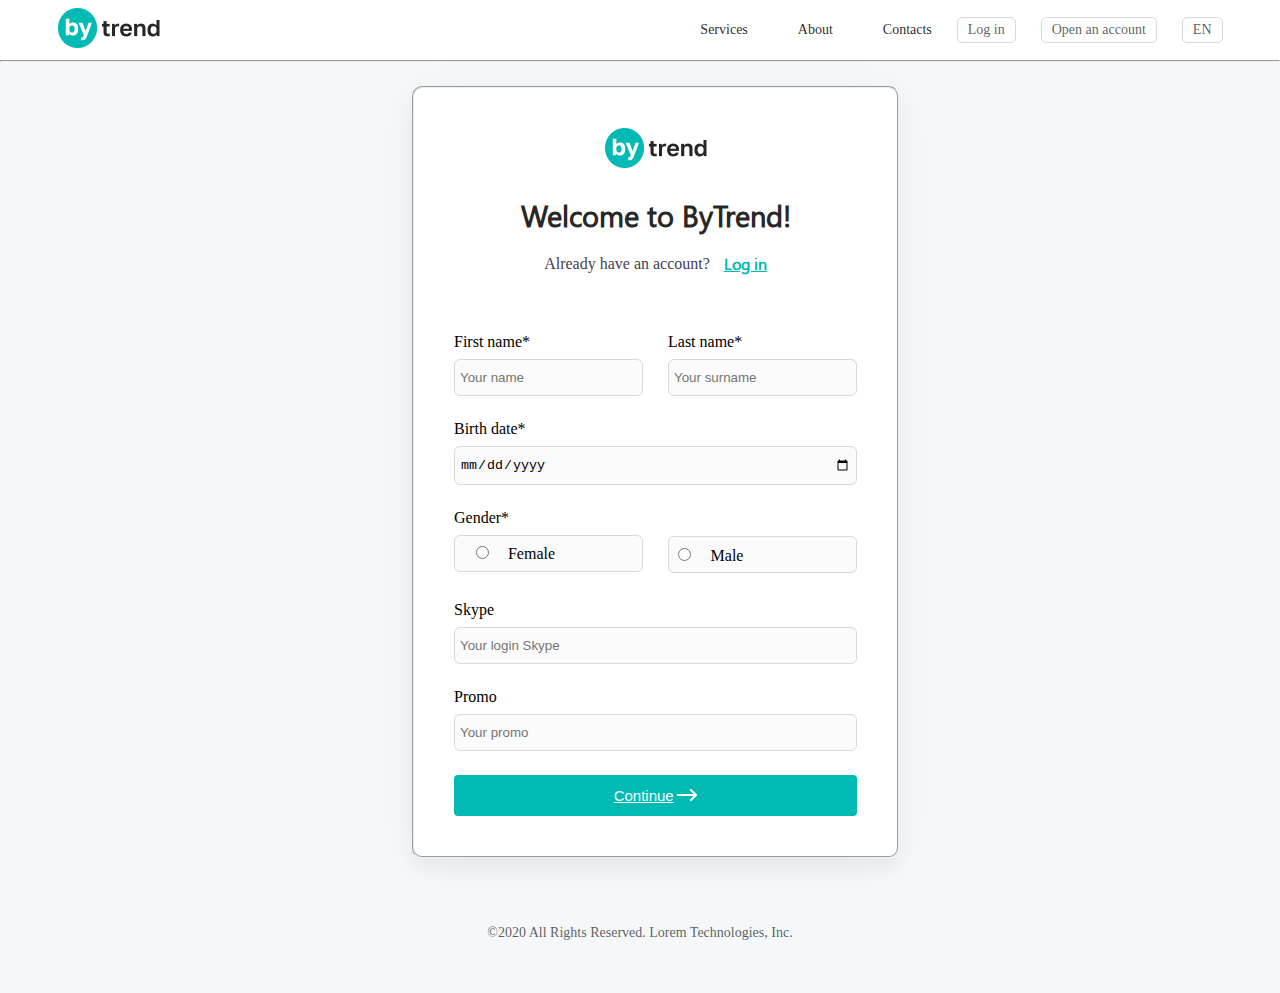
<file: index.html>
<!DOCTYPE html>
<html lang="en">
  <head>
    <meta charset="UTF-8" />
    <meta http-equiv="X-UA-Compatible" content="IE=edge" />
    <meta name="viewport" content="width=device-width, initial-scale=1.0" />
    <title>SIGN IN-UP</title>
    <link rel="stylesheet" href="./main.css" />
  </head>
  <body>
    <header>
      <nav>
        <div class="container">
          <div class="navbar">
            <div class="left">
              <img src="./images/logo.png" alt="" />
            </div>
            <div class="right">
              <ul>
                <li>Services</li>
                <li>About</li>
                <li>Contacts</li>
                <li><button>Log in</button></li>
                <li><button>Open an account</button></li>
                <li><button>EN</button></li>
              </ul>
            </div>
          </div>
        </div>
      </nav>
    </header>
    <hr />
    <main>
      <div class="cntr">
        <form action="#">
          <fieldset>
            <div class="bosh">
              <img src="./images/logo.png" alt="" />
              <h1>Welcome to ByTrend!</h1>
              <div class="ps">
                <p>Already have an account?</p>
                <a href="./end.html">Log in</a>
              </div>
            </div>
            <div class="nxt">
              <div>
                <label for="fi">First name* </label>
                <input required placeholder="Your name" id="fi" type="text" name="username" />
              </div>
              <div>
                <label for="ls">Last name*</label>
                <input
                  required
                  placeholder="Your surname"
                  id="ls"
                  type="text"
                  name="surname"
                />
              </div>
            </div>
            <div class="nxt2">
              <label for="dt">Birth date*</label>
              <input required id="dt" type="date" name="date" />
            </div>
            <div class="nxt3">
              <div>
                <label for="ge">Gender*</label>
                <input required id="ge" type="text" />
              </div>
              <div class="pass">
                <input required type="text"/>
              </div>
            </div>
            <div class="nt">
              <input required type="radio" id="f" name="famle" />
              <label for="f">Female</label>
            </div>
            <div class="tn">
              <input required type="radio" id="m" name="male"/>
              <label for="m">Male</label>
            </div>
            <div class="skp">
              <label for="s">Skype</label>
              <input required placeholder="Your login Skype" type="text" id="s" />
            </div>
            <div class="skp2">
              <label for="p">Promo</label>
              <input required placeholder="Your promo" type="text" id="p" name="promo" />
            </div>
            <div class="but">
              <button type="submit">
                <a href="./next.html"> Continue</a>
                <img src="./images/Icon.png" alt="" />
              </button>
            </div>
          </fieldset>
        </form>
        <div class="foo">
          <p>©2020 All Rights Reserved. Lorem Technologies, Inc.</p>
        </div>
      </div>
    </main>
    <footer>
      <div class="foo"></div>
    </footer>
  </body>
</html>
</file>
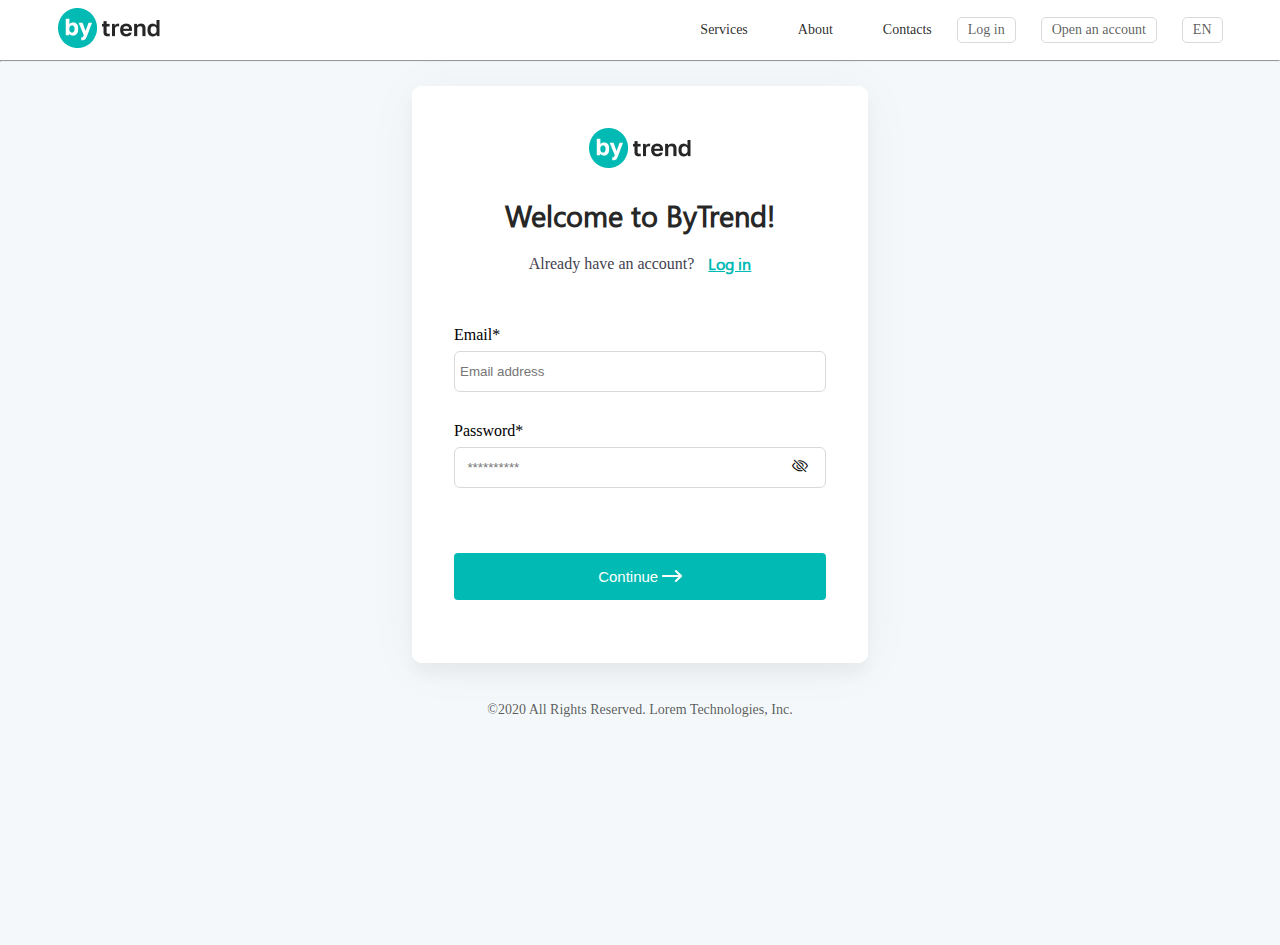
<file: end.html>
<!DOCTYPE html>
<html lang="en">
  <head>
    <meta charset="UTF-8" />
    <meta http-equiv="X-UA-Compatible" content="IE=edge" />
    <meta name="viewport" content="width=device-width, initial-scale=1.0" />
    <title>login</title>
    <link
      rel="stylesheet"
      href="https://cdn.jsdelivr.net/npm/bootstrap-icons@1.3.0/font/bootstrap-icons.css"
    />
    <link rel="stylesheet" href="./end.css" />
  </head>
  <body>
    <header>
      <nav>
        <div class="container">
          <div class="navbar">
            <div class="left">
              <img src="./images/logo.png" alt="" />
            </div>
            <div class="right">
              <ul>
                <li>Services</li>
                <li>About</li>
                <li>Contacts</li>
                <li><button>Log in</button></li>
                <li><button>Open an account</button></li>
                <li><button>EN</button></li>
              </ul>
            </div>
          </div>
        </div>
      </nav>
    </header>
    <hr />
    <main>
      <div class="ctnr">
        <form action="">
          <fieldset>
            <div class="boosh">
              <img src="./images/logo.png" alt="" />
              <h1>Welcome to ByTrend!</h1>
              <div class="ps1">
                <p>Already have an account?</p>
                <a href="./end.html">Log in</a>
              </div>
            </div>
            <div class="bir">
              <label for="">Email*</label>
              <input placeholder="Email address" type="email" />
            </div>
            <div class="koz2">
                <label for="password">Password*</label>
                <input placeholder="  **********"  type="password" name="password" id="password" />
                <i class="bi bi-eye-slash" id="togglePassword"></i>
              </div>
              <div class="but2">
                <button type="submit"> 
                   <a href="./next.html"> Continue</a>
                    <img src="./images/Icon.png" alt="">
                </button>
            </div>
          </fieldset>
        </form>
        <div class="fot">
            <p>©2020 All Rights Reserved. Lorem Technologies, Inc.</p>
        </div>
    </main>
    <script src="./main.js"></script>
  </body>
</html>
</file>
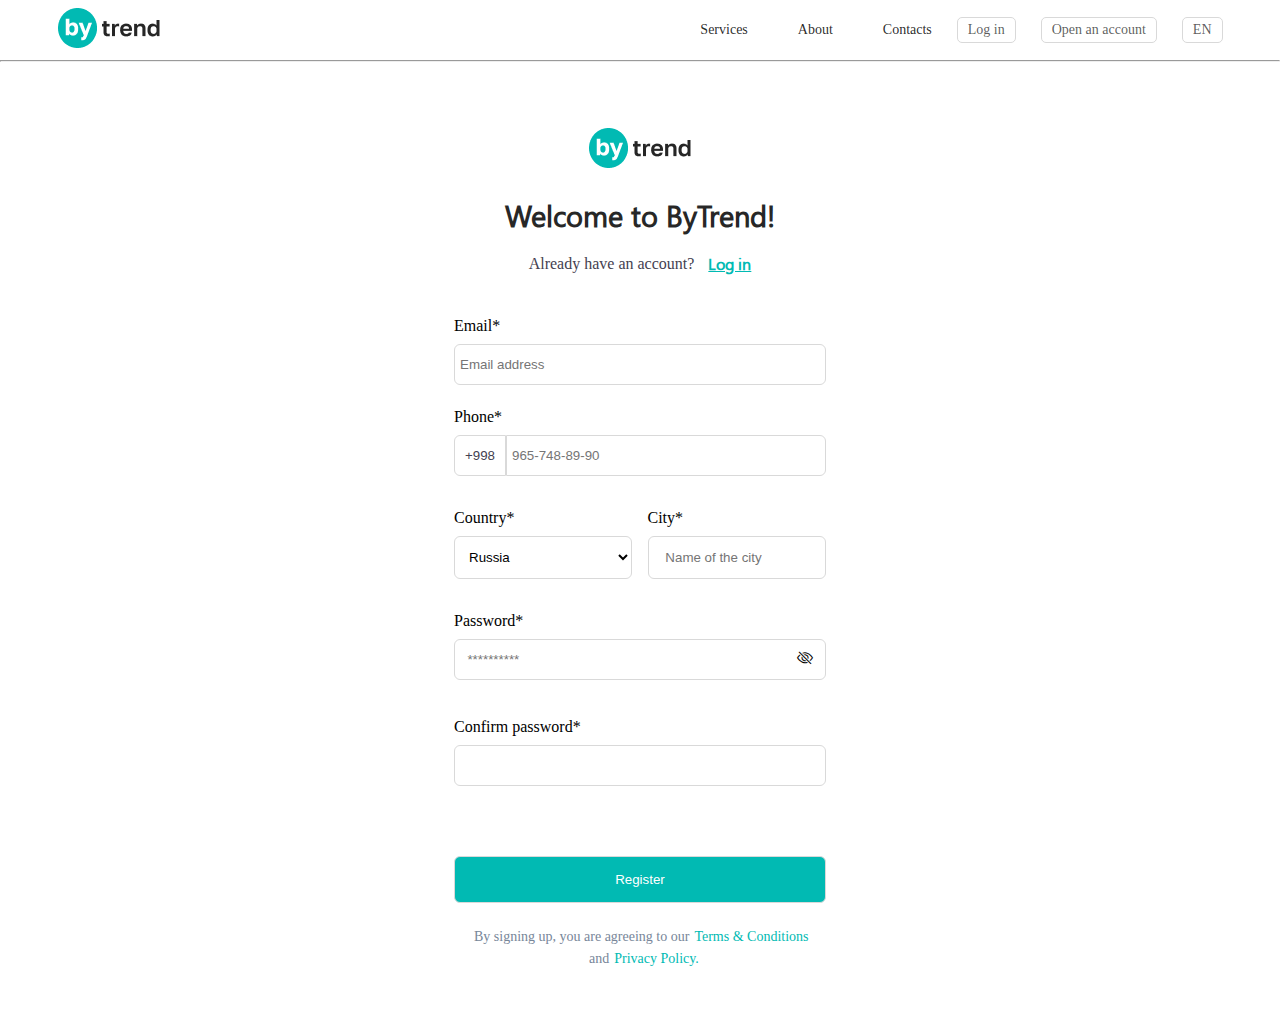
<file: next.html>
<!DOCTYPE html>
<html lang="en">
  <head>
    <meta charset="UTF-8" />
    <meta http-equiv="X-UA-Compatible" content="IE=edge" />
    <meta name="viewport" content="width=device-width, initial-scale=1.0" />
    <title>SET-UP</title>
    <link
      rel="stylesheet"
      href="https://cdn.jsdelivr.net/npm/bootstrap-icons@1.3.0/font/bootstrap-icons.css"
    />
    <link rel="stylesheet" href="./next.css" />
  </head>
  <body>
    <header>
      <nav>
        <div class="container">
          <div class="navbar">
            <div class="left">
              <img src="./images/logo.png" alt="" />
            </div>
            <div class="right">
              <ul>
                <li>Services</li>
                <li>About</li>
                <li>Contacts</li>
                <li><button>Log in</button></li>
                <li><button>Open an account</button></li>
                <li><button>EN</button></li>
              </ul>
            </div>
          </div>
        </div>
      </nav>
    </header>
    <hr>
    <main>
      <div class="cntr2">
        <form action="">
          <fieldset>
            <div class="boosh">
              <img src="./images/logo.png" alt="" />
              <h1>Welcome to ByTrend!</h1>
              <div class="ps1">
                <p>Already have an account?</p>
                <a href="./end.html">Log in</a>
              </div>
            </div>
            <div class="em">
              <label for="">Email*</label>
              <input required placeholder="Email address" type="email" />
            </div>
            <div class="aj">
              <label for="">Phone*</label>
            </div>
            <div class="ph">
              <button>+998</button>
              <input required placeholder="965-748-89-90" type="tel" />
            </div>
            <div class="leb">
              <div class="leb1">
                <label for="">Country*</label>
              </div>
              <div class="leb2">
                <label for="">City*</label>
              </div>
            </div>
            <div class="reg">
              <select name="region" id="ob">
                <option value="ru">Russia</option>
                <option value="uz">Uzbekiston</option>
                <option value="eing">Einglish</option>
              </select>
              <input required placeholder="   Name of the city" type="text" />
            </div>
            <div class="koz">
              <label for="password">Password*</label>
              <input placeholder="  **********"  type="password" name="password" id="password" />
              <i class="bi bi-eye-slash" id="togglePassword"></i>
            </div>
            <div class="con">
              <label for="">Confirm password*</label>
              <input  required  type="text">
            </div>
            <div class="bb">
              <button><a href="">Register</a></button>
            </div>
            <div  class="foot">
              <p class="on">By signing up, you are agreeing to our</p>
              <p class="of">Terms & Conditions</p>
            </div>
            <div class="foot2">
              <p class="on2">and</P>
              <p class="of2">Privacy Policy.</p>
            </div>
          </fieldset>
        </form>
      </div>
    </main>
    <script src="./main.js"></script>
  </body>
</html>
</file>
<file: main.css>
@import "./header.css";
@import "./common.css";

main {
  background: #f4f8fa;
  width: 100%;
}

.cntr {
  width: 496px;
  margin: 0 auto;
  padding: 24px 20px;
}

fieldset {
  text-align: center;
  padding: 40px;
  background: #ffffff;
  box-shadow: 0px 12px 16px rgba(0, 0, 0, 0.04),
    0px 4px 56px rgba(0, 0, 0, 0.04);
  border-radius: 10px;
}

.bosh h1 {
  margin-top: 24px;
  font-family: "Segoe UI";
  font-style: normal;
  font-weight: 700;
  font-size: 29px;
  line-height: 39px;
  color: rgba(0, 0, 0, 0.85);
}

.ps {
  display: flex;
  gap: 14px;
  justify-content: center;
  margin-top: 16px;
}

.ps p {
  font-family: "?????";
  font-style: normal;
  font-weight: 400;
  font-size: 16px;
  line-height: 26px;
  color: #444150;
}

.ps a {
  font-family: "Segoe UI";
  font-style: normal;
  font-weight: 600;
  font-size: 16px;
  line-height: 26px;
  color: #01bab3;
}

/* vvv */

.nxt {
  padding-top: 56px;
  display: flex;
  justify-content: center;
  gap: 25px;
}
.nxt label {
  display: flex;
}

input {
  margin-top: 8px;
  padding: 10px 5px;
  background: #fbfbfb;
  border: 1px solid #d9d9d9;
  border-radius: 6px;
}

input:focus {
  outline: none;
}

.nxt2 {
  padding-top: 24px;
}

.nxt2 input {
  width: 100%;
}
.nxt2 label {
  display: flex;
}
/* ...... */

.nxt3 {
  margin-top: 24px;
  display: flex;
  gap: 25px;
}

.nxt3 .pass {
  margin-top: 18.5px;
}

.nxt3 label {
  display: flex;
}

.nt {
  position: relative;
  top: -35px;
  left: -140px;
}

.nt input {
  margin-right: 15px;
}

.tn {
  position: relative;
  top:-58px;
  left:55px;
}
.tn input {
  margin-right: 16px;
}
/* next */

.skp input {
  width: 100%;
}

.skp label {
  margin-top:-22px;
  display: flex;
}

.skp2 input {
  width: 100%;
}

.skp2 label {
  margin-top: 24px;
  display: flex;
}
.but button {
  width: 100%;
  padding: 10px 0px;
  border: 2px solid #01bab3;
  background: #01bab3;
  border-radius: 4px;
}
.but {
  margin-top: 24px;
}
.but button a {
  font-size: 15px;
  color: #ffffff;
}

.foo p {
  margin: 64px 0px 25px 0px;
  font-family: "?????";
  font-style: normal;
  font-weight: 400;
  font-size: 14px;
  line-height: 22px;
  text-align: center;
  color: rgba(0, 0, 0, 0.65);
}
</file>
<file: end.css>
@import "./header.css";
@import "./common.css";

main {
  background-color: #f4f8fa;
}

.ctnr {
  width: 496px;
  margin: 0 auto;
  padding: 24px 20px;
}

fieldset {
  border: 2px solid #ffffff;
  text-align: center;
  padding: 40px;
  background: #ffffff;
  box-shadow: 0px 12px 16px rgba(0, 0, 0, 0.04),
    0px 4px 56px rgba(0, 0, 0, 0.04);
  border-radius: 10px;
}

.boosh h1 {
  margin-top: 24px;
  font-family: "Segoe UI";
  font-style: normal;
  font-weight: 700;
  font-size: 29px;
  line-height: 39px;
  color: rgba(0, 0, 0, 0.85);
}

.ps1 {
  display: flex;
  gap: 14px;
  justify-content: center;
  margin-top: 16px;
}

.ps1 p {
  font-family: "?????";
  font-style: normal;
  font-weight: 400;
  font-size: 16px;
  line-height: 26px;
  color: #444150;
}

.ps1 a {
  font-family: "Segoe UI";
  font-style: normal;
  font-weight: 600;
  font-size: 16px;
  line-height: 26px;
  color: #01bab3;
}
/* eeennn */
.bir input {
  padding: 12px 5px;
  width: 100%;
  background: #ffffff;
  border: 1px solid #d9d9d9;
  border-radius: 6px;
}
.bir label {
  margin-top: 49px;
  display: flex;
}

input {
  margin-top: 7px;
  outline: none;
}
/* nnnnn */

.koz2 input {
  padding: 12px 5px;
  width: 100%;
  background: #ffffff;
  border: 1px solid #d9d9d9;
  border-radius: 6px;
}
.koz2 label {
  margin-top: 30px;
  display: flex;
}

.koz2 i {
  position: relative;
  top: -30px;
  left: 160px;
}
/* nnnnnn */

.but2 button {
  width: 100%;
  padding: 13px 0px;
  border: 2px solid #01bab3;
  background: #01bab3;
  border-radius: 4px;
}
.but2 {
  margin-top: 47px;
  margin-bottom: 21px;
}
.but2 button a {
  text-decoration: none;
  font-size: 15px;
  color: #ffffff;
}

/* nnnnnnn */

.fot p {
  margin-top: 36px;
  margin-bottom: 200px;
  font-family: "?????";
  font-style: normal;
  font-weight: 400;
  font-size: 14px;
  line-height: 22px;
  text-align: center;
  color: rgba(0, 0, 0, 0.65);
}
</file>
<file: next.css>
@import "./header.css";
@import "./common.css";

.cntr2 {
  width: 496px;
  margin: 0 auto;
  padding: 24px 20px;
}

fieldset {
  border: 2px solid #ffffff;
  text-align: center;
  padding: 40px;
  background: #ffffff;
}

.boosh h1 {
  margin-top: 24px;
  font-family: "Segoe UI";
  font-style: normal;
  font-weight: 700;
  font-size: 29px;
  line-height: 39px;
  color: rgba(0, 0, 0, 0.85);
}

.ps1 {
  display: flex;
  gap: 14px;
  justify-content: center;
  margin-top: 16px;
}

.ps1 p {
  font-family: "?????";
  font-style: normal;
  font-weight: 400;
  font-size: 16px;
  line-height: 26px;
  color: #444150;
}

.ps1 a {
  font-family: "Segoe UI";
  font-style: normal;
  font-weight: 600;
  font-size: 16px;
  line-height: 26px;
  color: #01bab3;
}

/* mmm  */

.em input {
  padding: 12px 5px;
  width: 100%;
  background: #ffffff;
  border: 1px solid #d9d9d9;
  border-radius: 6px;
}

.em label {
  margin-bottom: 9px;
  margin-top: 40px;
  display: flex;
}

input:focus {
  outline: none;
}

.ph {
  display: flex;
}

.ph input {
  padding: 12px 5px;
  width: 100%;
  background: #ffffff;
  border: 1px solid #d9d9d9;
  border-radius: 0px 6px 6px 0px;
}

.ph button {
  padding: 0px 10px;
  background: #ffffff;
  border: 1px solid #d9d9d9;
  border-radius: 6px 0px 0px 6px;
  color: #444150;
}
.aj label {
  margin-bottom: 9px;
  margin-top: 23px;
  display: flex;
}
/* nnnn */
.reg {
  gap: 16px;
  display: flex;
}
.reg input {
  width: 50%;
  padding: 12px 5px;
  background: #ffffff;
  border: 1px solid #d9d9d9;
  border-radius: 6px;
}

select {
  width: 50%;
  padding: 12px 10px 12px 10px;
  background: #ffffff;
  border: 1px solid #d9d9d9;
  border-radius: 6px;
}

select {
  outline: none;
}

.leb {
  margin-top: 33px;
  margin-bottom: 9px;
  display: flex;
}

.leb2 {
  margin-left: 133px;
}
/* nnnnnn */
.koz input {
  padding: 12px 5px;
  width: 100%;
  background: #ffffff;
  border: 1px solid #d9d9d9;
  border-radius: 6px;
}
input:focus {
border: 2PX solid #01bab3;
}

.koz i {
  position: relative;
  top: -30px;
  left: 165px;
}

.koz label {
  margin-bottom: 9px;
  margin-top: 33px;
  display: flex;
}

/* nnnnn */
.con label {
  margin-bottom: 9px;
  margin-top: 20px;
  display: flex;
}

.con input {
  padding: 12px 5px;
  width: 100%;
  background: #ffffff;
  border: 1px solid #d9d9d9;
  border-radius: 6px;
}
.con input[type="text"]:focus {
  border: 2px solid red;
}

/* nnnnn */

.bb button {
  margin-top: 70px;
  padding: 15px 5px;
  width: 100%;
  background: #01bab3;
  border: 1px solid #d9d9d9;
  border-radius: 6px;
}

.bb a {
  color: #ffffff;
  text-decoration: none;
}

/* nnnn */
.foot {
  margin: 23px 0px 0px 20px;
  display: flex;
  gap: 5px;
}

.foot .on {
  font-family: "?????";
  font-style: normal;
  font-weight: 400;
  font-size: 14px;
  line-height: 22px;
  text-align: center;
  color: #778699;
}

.foot .of {
  font-family: "?????";
  font-style: normal;
  font-weight: 400;
  font-size: 14px;
  line-height: 22px;
  text-align: center;
  color: #01bab3;
}

.foot2 {
  display: flex;
  gap: 5px;
}
.foot2 .on2 {
  margin: 0px 0px 0px 135px;
  font-family: "?????";
  font-style: normal;
  font-weight: 400;
  font-size: 14px;
  line-height: 22px;
  text-align: center;
  color: #778699;
}

.foot2 .of2 {
  font-family: "?????";
  font-style: normal;
  font-weight: 400;
  font-size: 14px;
  line-height: 22px;
  text-align: center;
  color: #01bab3;
}
</file>
